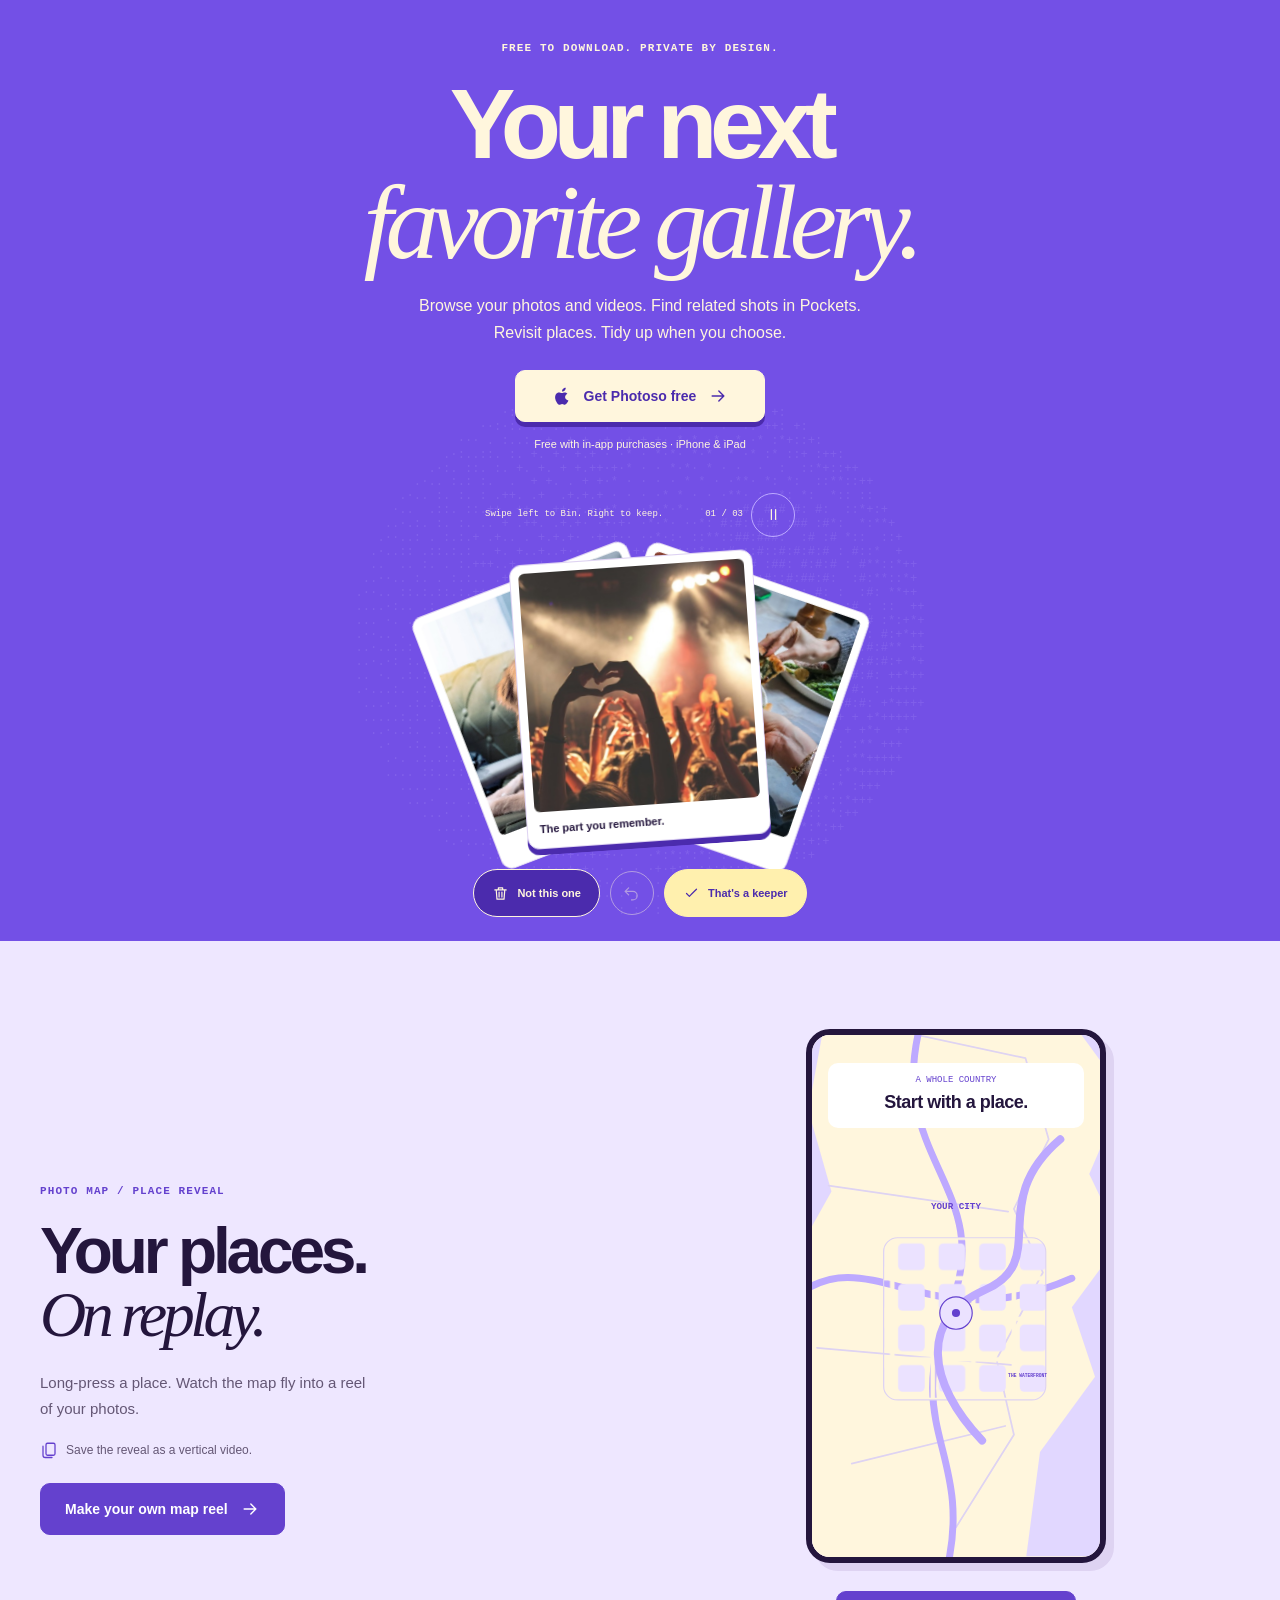
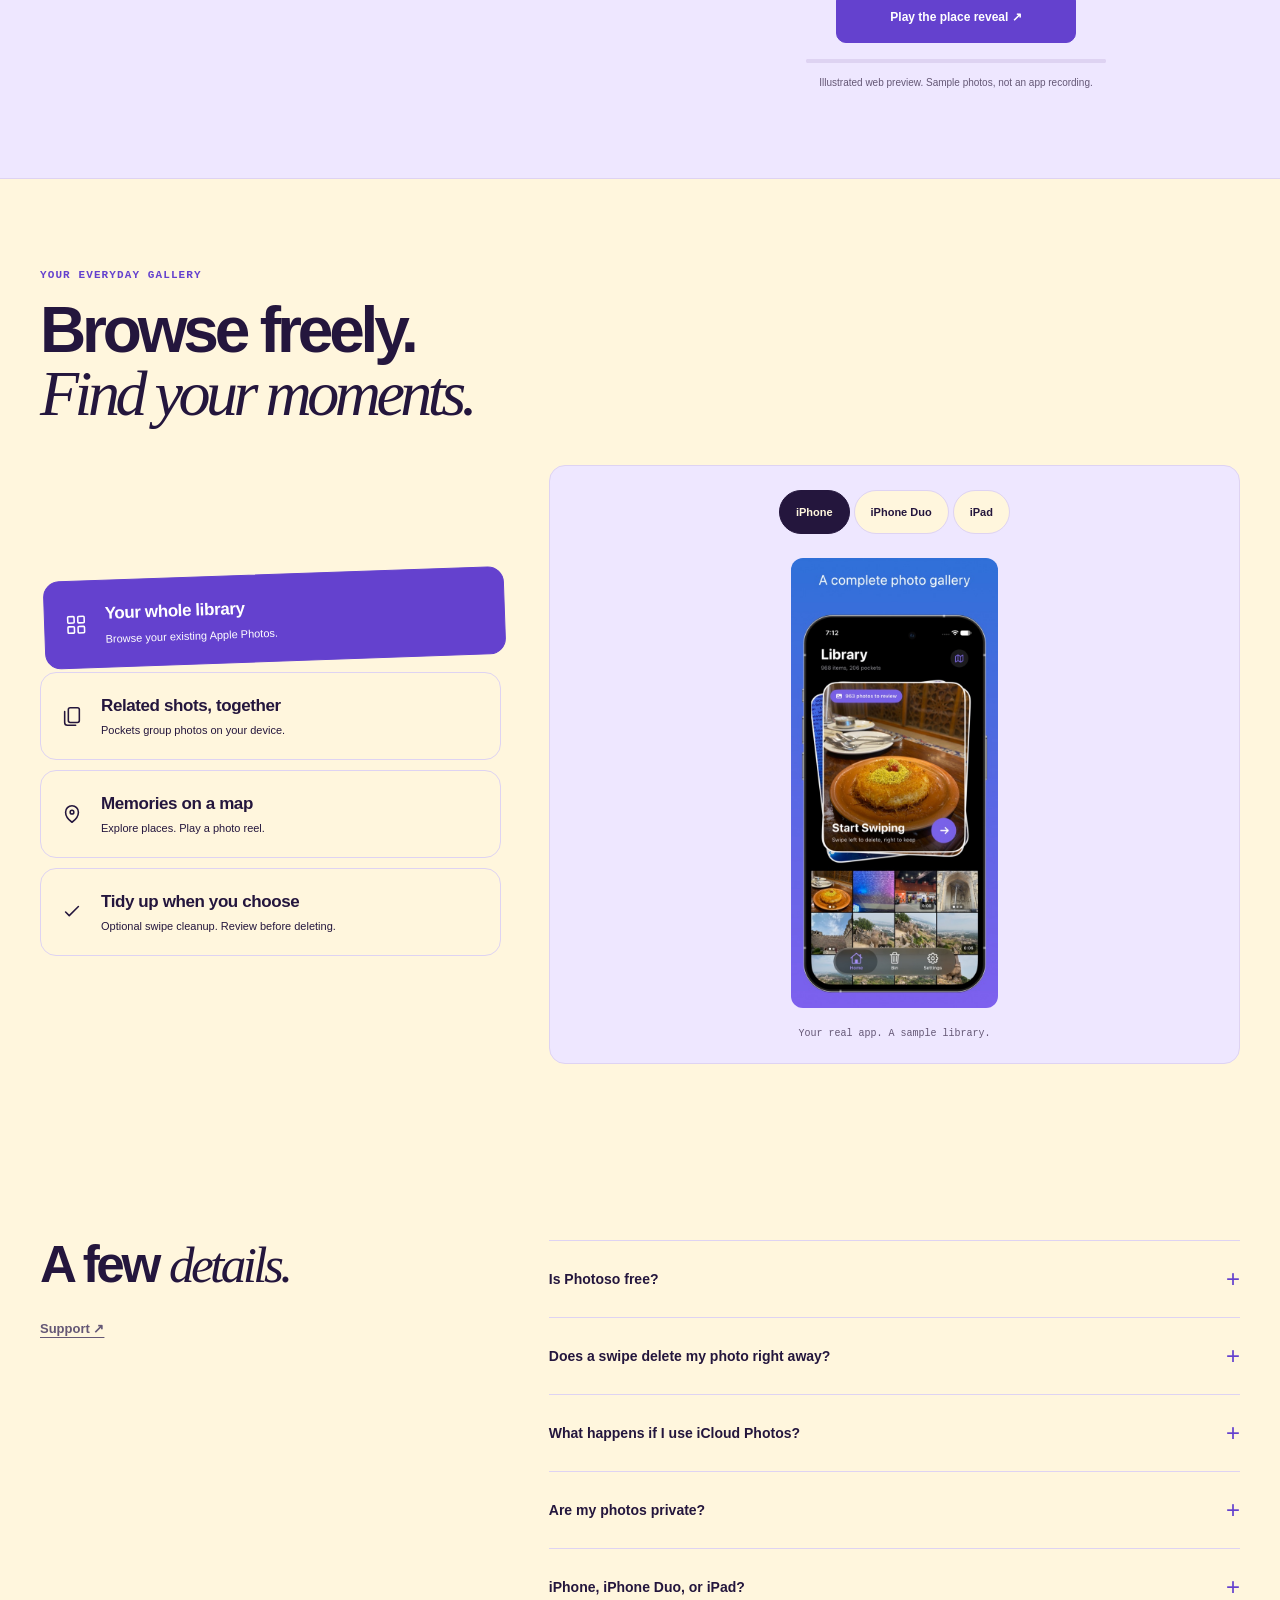
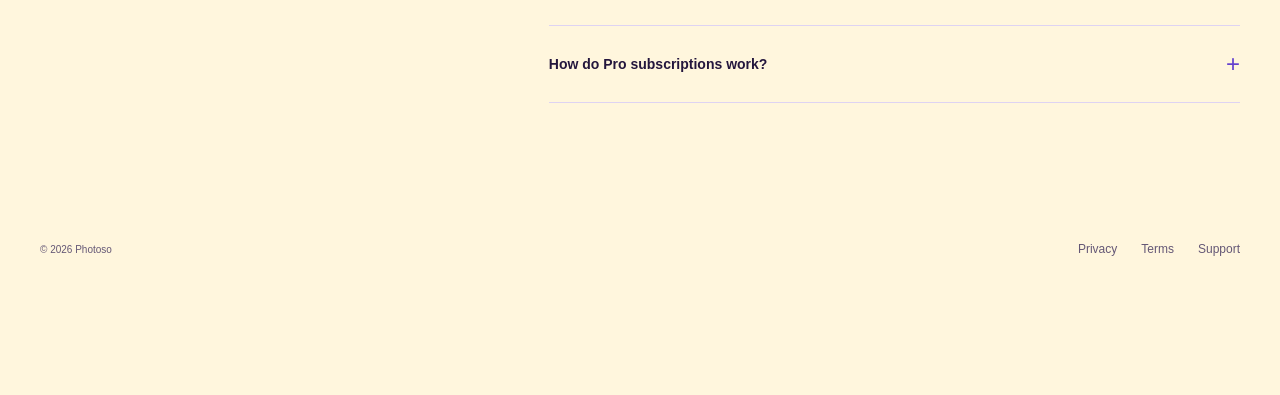
<file: index.html>
<!doctype html>
<!-- Base accessibility utilities adapted from 8B Linea (2026), MIT. See LICENSE. -->
<html lang="en">
<head>
  <meta charset="utf-8">
  <meta name="viewport" content="width=device-width, initial-scale=1, viewport-fit=cover">
  <title>Photoso — Your next favorite photo gallery.</title>
  <meta name="description" content="A free-to-download, private photo gallery for iPhone and iPad. Group related shots in Pockets, swipe to tidy, and turn your places into photo reels.">
  <meta name="theme-color" content="#7350e6">
  <meta name="apple-itunes-app" content="app-id=6763928712">
  <meta property="og:type" content="website">
  <meta property="og:title" content="Photoso — Your next favorite photo gallery.">
  <meta property="og:description" content="Your whole library. Related shots together. Places on replay. A free-to-download gallery that keeps photo processing on your device.">
  <meta property="og:url" content="https://callmevg.github.io/photoso-website/">
  <meta property="og:image" content="https://callmevg.github.io/photoso-website/assets/social.jpg">
  <meta name="twitter:card" content="summary_large_image">
  <link rel="icon" href="assets/icon.png" type="image/png">
  <script>
    (() => {
      const param = new URLSearchParams(window.location.search).get("clawpilotTheme");
      const theme = param === "light" || param === "dark"
        ? param
        : (window.matchMedia("(prefers-color-scheme: dark)").matches ? "dark" : "light");
      document.documentElement.setAttribute("data-theme", theme);
    })();
  </script>
  <link rel="stylesheet" href="styles.css">
</head>
<body>
  <svg class="sr-only" aria-hidden="true" xmlns="http://www.w3.org/2000/svg">
    <symbol id="i-arrow" viewBox="0 0 24 24"><path d="M5 12h14m-6-6 6 6-6 6"/></symbol>
    <symbol id="i-check" viewBox="0 0 24 24"><path d="m5 12 4 4L19 6"/></symbol>
    <symbol id="i-bin" viewBox="0 0 24 24"><path d="M4 7h16M9 7V4h6v3m-9 0 1 13h10l1-13M10 10v7m4-7v7"/></symbol>
    <symbol id="i-undo" viewBox="0 0 24 24"><path d="m8 4-5 5 5 5M3 9h11a6 6 0 0 1 0 12h-2"/></symbol>
    <symbol id="i-grid" viewBox="0 0 24 24"><rect x="3" y="3" width="7" height="7" rx="1"/><rect x="14" y="3" width="7" height="7" rx="1"/><rect x="3" y="14" width="7" height="7" rx="1"/><rect x="14" y="14" width="7" height="7" rx="1"/></symbol>
    <symbol id="i-stack" viewBox="0 0 24 24"><rect x="8" y="3" width="12" height="16" rx="2"/><path d="M4 7v12a3 3 0 0 0 3 3h9"/></symbol>
    <symbol id="i-pin" viewBox="0 0 24 24"><path d="M19 10c0 6-7 11-7 11S5 16 5 10a7 7 0 0 1 14 0Z"/><circle cx="12" cy="10" r="2"/></symbol>
    <symbol id="i-apple" viewBox="0 0 24 24"><path fill="currentColor" stroke="none" d="M16.5 2c.1 1.3-.5 2.5-1.3 3.3-.8.8-2 1.4-3.1 1.3-.2-1.2.4-2.5 1.2-3.3.8-.8 2.1-1.4 3.2-1.3Zm3.2 15.4c-.5 1.2-.8 1.8-1.5 2.8-1 1.4-2.4 3.1-4.1 2.1-1.5-.9-2.3-.9-3.9 0-1.7.9-3.1-.6-4.1-2C3.3 16.4 3 12.3 4.8 9.6c1.3-1.9 3.4-2.3 5.2-1.6 1.5.6 2.1.6 3.6 0 1.6-.6 3.6-.3 4.9 1.2-4.2 2.3-3.5 6.9 1.2 8.2Z"/></symbol>
  </svg>
  <a class="skip-link" href="#main">Skip to content</a>
  <main id="main">
    <div class="hero-shell" id="hero-shell">
      <canvas id="ascii-field" aria-hidden="true"></canvas>
      <section class="wrap hero" aria-labelledby="hero-title">
        <div class="hero-copy">
          <p class="eyebrow">Free to download. Private by design.</p>
          <h1 id="hero-title">Your next<br><em>favorite gallery.</em></h1>
          <p class="hero-lead">Browse your photos and videos. Find related shots in Pockets.<br>Revisit places. Tidy up when you choose.</p>
          <a class="button hero-download" href="https://apps.apple.com/app/photoso-photo-gallery/id6763928712"><svg aria-hidden="true"><use href="#i-apple"/></svg>Get Photoso free <svg aria-hidden="true"><use href="#i-arrow"/></svg></a>
          <p class="hero-note">Free with in-app purchases · iPhone &amp; iPad</p>
        </div>
        <div class="demo" id="demo" role="region" aria-label="Interactive photo cleanup demo">
          <div class="demo-topline"><span>Swipe left to Bin. Right to keep.</span><div class="demo-tools"><span id="demo-position">01 / 03</span><button class="motion-button" id="motion-toggle" aria-label="Pause decorative motion" aria-pressed="false" title="Pause decorative motion"><svg aria-hidden="true" viewBox="0 0 24 24"><path id="motion-icon" d="M9 5v14m6-14v14"/></svg></button></div></div>
          <div class="photo-stage" id="photo-stage" tabindex="0" aria-label="Photo demo. Left arrow moves a sample to the bin. Right arrow keeps it." aria-describedby="demo-help">
            <div class="back-card" aria-hidden="true"><img src="assets/camera-dog.jpg" width="600" height="750" alt="" draggable="false"></div>
            <div class="back-card" aria-hidden="true"><img src="assets/camera-pizza.jpg" width="600" height="750" alt="" draggable="false"></div>
            <figure class="photo-card" id="photo-card">
              <img id="demo-image" src="assets/camera-concert.jpg" width="600" height="750" alt="A view from a concert crowd, with hands raised into the stage lights" draggable="false" fetchpriority="high">
              <div class="photo-stamp" id="photo-stamp" aria-hidden="true">KEEP</div>
              <figcaption class="photo-caption"><span id="photo-title">The part you remember.</span></figcaption>
            </figure>
            <div class="demo-complete" id="demo-complete" hidden>
              <svg aria-hidden="true"><use href="#i-check"/></svg><h3>Try your<br>own camera roll.</h3><p id="demo-summary"></p>
              <a class="button" href="https://apps.apple.com/app/photoso-photo-gallery/id6763928712">Download Photoso free ↗</a>
              <button type="button" id="demo-reset">Play again</button>
            </div>
          </div>
          <div class="demo-controls">
            <button type="button" id="bin-button" aria-label="Move sample photo to the demo bin"><svg aria-hidden="true"><use href="#i-bin"/></svg>Not this one</button>
            <button type="button" id="undo-button" class="undo" aria-label="Undo the last sample decision" disabled><svg aria-hidden="true"><use href="#i-undo"/></svg></button>
            <button type="button" id="keep-button" class="keep" aria-label="Keep sample photo"><svg aria-hidden="true"><use href="#i-check"/></svg>That's a keeper</button>
          </div>
          <span class="sr-only" id="demo-status" role="status" aria-live="polite"></span>
          <p class="sr-only" id="demo-help">This preview uses three sample images, not your library. Drag left to Bin or right to Keep. Use the buttons or the left and right arrow keys. You can undo any decision.</p>
          <noscript><p>Enable JavaScript to play. The download links and FAQs still work.</p></noscript>
        </div>
      </section>
    </div>
    <section class="section place-section" id="place-reveal" aria-labelledby="place-heading">
      <div class="wrap place-layout">
        <div class="place-copy">
          <p class="eyebrow">Photo Map / Place Reveal</p>
          <h2 id="place-heading">Your places.<br><em>On replay.</em></h2>
          <p class="place-lead">Long-press a place. Watch the map fly into a reel of your photos.</p>
          <p class="place-export"><svg aria-hidden="true"><use href="#i-stack"/></svg>Save the reveal as a vertical video.</p>
          <a class="button" href="https://apps.apple.com/app/photoso-photo-gallery/id6763928712">Make your own map reel <svg aria-hidden="true"><use href="#i-arrow"/></svg></a>
        </div>
        <div class="place-demo">
          <div class="place-screen" id="place-screen" data-step="country" role="img" aria-label="Illustrated Place Reveal: a map zooms from a country to a city, drops a photo pin, and opens into sample photos.">
            <svg class="illustrated-map" viewBox="0 0 640 900" preserveAspectRatio="xMidYMid slice" aria-hidden="true">
              <defs><pattern id="place-blocks" width="70" height="70" patternUnits="userSpaceOnUse"><rect x="10" y="10" width="46" height="46" rx="8"/><path d="M0 0h70v70H0Z"/></pattern></defs>
              <rect class="map-water" width="640" height="900"/>
              <g id="place-world" class="place-world">
                <path class="map-land" d="M100-60 500-50 610 100 550 240 605 355 520 470 560 590 465 720 440 910 50 950-50 650 70 550 35 395 105 270 65 130Z"/>
                <path class="map-contour" d="M160-20 440 40 480 180 420 300 470 410 390 560 420 690 320 850M100 260l310 45M80 540l340 30M140 740l265-65"/>
                <path class="map-road" d="M265-40c-80 250 130 300 45 510s40 250-5 450"/>
                <path class="map-road" d="M45 450c130-100 225 80 475-30"/>
                <rect class="map-blocks" x="195" y="350" width="280" height="280" rx="24" fill="url(#place-blocks)"/>
                <path class="map-river" d="M500 180c-130 110-15 210-130 260s-100 160-5 260"/>
                <circle class="map-location-halo" cx="320" cy="480" r="28"/>
                <circle class="map-location" cx="320" cy="480" r="7"/>
                <text class="map-label" x="320" y="300" text-anchor="middle">YOUR CITY</text>
                <text class="map-label map-label-small" x="410" y="590">THE WATERFRONT</text>
              </g>
            </svg>
            <div class="place-map-title"><span id="place-scale">A whole country</span><strong id="place-title">Start with a place.</strong></div>
            <div class="place-photo-pin" id="place-photo-pin" aria-hidden="true"><img src="assets/camera-concert.jpg" width="56" height="56" alt=""><svg><use href="#i-pin"/></svg></div>
            <div class="place-photos" id="place-photos" aria-hidden="true">
              <img class="place-slide" src="assets/camera-concert.jpg" width="600" height="750" loading="lazy" alt="">
              <img class="place-slide" src="assets/camera-pizza.jpg" width="600" height="750" loading="lazy" alt="">
              <img class="place-slide" src="assets/camera-dog.jpg" width="600" height="750" loading="lazy" alt="">
              <div class="place-photo-caption"><strong>That weekend.<br>All over again.</strong><small>Sample photos · illustrated route</small></div>
            </div>
          </div>
          <div class="place-player"><button type="button" class="button" id="place-play" aria-pressed="false" disabled>Play the place reveal <svg aria-hidden="true"><use href="#i-arrow"/></svg></button><progress id="place-progress" max="11000" value="0" aria-label="Place Reveal preview progress"></progress></div>
          <p class="place-disclosure">Illustrated web preview. Sample photos, not an app recording.</p>
          <p class="sr-only" id="place-status" role="status" aria-live="polite">Ready to preview the map-to-memory reveal.</p>
          <noscript><p class="place-disclosure">The illustration is a static preview. Download Photoso to play your own Place Reveal.</p></noscript>
        </div>
      </div>
    </section>
    <section class="section gallery-section" id="explore" aria-labelledby="gallery-title">
      <div class="wrap">
        <div class="section-heading reveal"><div><p class="eyebrow">Your everyday gallery</p><h2 id="gallery-title">Browse freely.<br><em>Find your moments.</em></h2></div></div>
        <div class="gallery-layout" id="gallery-layout" data-device="phone">
          <div class="gallery-copy">
            <div class="gallery-tabs" role="tablist" aria-label="Explore Photoso screens" aria-orientation="vertical">
              <button class="gallery-tab" id="tab-library" role="tab" aria-selected="true" aria-controls="panel-library" tabindex="0"><svg aria-hidden="true"><use href="#i-grid"/></svg><span>Your whole library<small>Browse your existing Apple Photos.</small></span></button>
              <button class="gallery-tab" id="tab-pockets" role="tab" aria-selected="false" aria-controls="panel-pockets" tabindex="-1"><svg aria-hidden="true"><use href="#i-stack"/></svg><span>Related shots, together<small>Pockets group photos on your device.</small></span></button>
              <button class="gallery-tab" id="tab-map" role="tab" aria-selected="false" aria-controls="panel-map" tabindex="-1"><svg aria-hidden="true"><use href="#i-pin"/></svg><span>Memories on a map<small>Explore places. Play a photo reel.</small></span></button>
              <button class="gallery-tab" id="tab-swipe" role="tab" aria-selected="false" aria-controls="panel-swipe" tabindex="-1"><svg aria-hidden="true"><use href="#i-check"/></svg><span>Tidy up when you choose<small>Optional swipe cleanup. Review before deleting.</small></span></button>
            </div>
          </div>
          <div class="device-preview">
            <div class="device-picker" role="group" aria-label="Preview Photoso on a device">
              <button type="button" data-device="phone" aria-pressed="true">iPhone</button><button type="button" data-device="duo" aria-pressed="false">iPhone Duo</button><button type="button" data-device="ipad" aria-pressed="false">iPad</button>
            </div>
            <figure class="gallery-panel" id="panel-library" role="tabpanel" aria-labelledby="tab-library" tabindex="0"><div class="screenshot-mat"><img src="assets/screen-library.jpg" data-phone="assets/screen-library.jpg" data-duo="assets/duo-library.jpg" data-ipad="assets/ipad-library.jpg" width="560" height="1213" loading="lazy" alt="Photoso library with a swipe entry and photo grid"></div><figcaption>Your real app. A sample library.</figcaption></figure>
            <figure class="gallery-panel" id="panel-swipe" role="tabpanel" aria-labelledby="tab-swipe" tabindex="0" hidden><div class="screenshot-mat"><img src="assets/screen-swipe.jpg" data-phone="assets/screen-swipe.jpg" data-duo="assets/duo-swipe.jpg" data-ipad="assets/ipad-swipe.jpg" width="560" height="1213" loading="lazy" alt="Photoso swipe screen with delete, undo, and keep controls"></div><figcaption>One photo at a time.</figcaption></figure>
            <figure class="gallery-panel" id="panel-pockets" role="tabpanel" aria-labelledby="tab-pockets" tabindex="0" hidden><div class="screenshot-mat"><img src="assets/screen-pockets.jpg" data-phone="assets/screen-pockets.jpg" data-duo="assets/duo-library.jpg" data-ipad="assets/ipad-library.jpg" width="560" height="1213" loading="lazy" alt="Photoso library with related photos grouped into Pockets"></div><figcaption>Your related shots, together.</figcaption></figure>
            <figure class="gallery-panel" id="panel-map" role="tabpanel" aria-labelledby="tab-map" tabindex="0" hidden><div class="screenshot-mat"><img src="assets/screen-map.jpg" data-phone="assets/screen-map.jpg" data-duo="assets/duo-map.jpg" data-ipad="assets/ipad-map.jpg" width="560" height="1213" loading="lazy" alt="Photoso Photo Map with photos grouped by location"></div><figcaption>Places with a story.</figcaption></figure>
            <p class="device-status sr-only" id="device-status" role="status" aria-live="polite"></p>
          </div>
        </div>
      </div>
    </section>
    <section class="section faq-section" id="faq" aria-labelledby="faq-title">
      <div class="wrap faq-layout">
        <div class="faq-heading"><h2 id="faq-title">A few <em>details.</em></h2><a class="text-link" href="support.html">Support ↗</a></div>
        <div class="faq-list">
          <details id="pricing-details"><summary>Is Photoso free?</summary><p>Yes. Browsing your photo library, Pockets, Photo Map, and the Review Bin are available for free. Cleanup includes 100 free swipes a day; reaching that limit does not stop you browsing your gallery or reviewing the Bin. Photoso Pro adds unlimited swipes, similar-photo group review, stats and streaks, and keep marks that persist across reinstalls. Pro is available monthly, yearly, or as a one-time Lifetime purchase. See the app for current local pricing.</p></details>
          <details><summary>Does a swipe delete my photo right away?</summary><p>No. Unwanted items go to Photoso's Review Bin first, where you can restore them. Deletion happens only after you review and confirm. Confirmed deletions go to Apple Photos' Recently Deleted album for recovery for up to 30 days. Photoso isn't a backup service; back up irreplaceable photos.</p></details>
          <details><summary>What happens if I use iCloud Photos?</summary><p>With iCloud Photos enabled, confirmed deletions also apply to your other devices. Recently Deleted is the place to recover a photo for up to 30 days. Storage may not be freed immediately while deleted items remain there.</p></details>
          <details id="privacy-details"><summary>Are my photos private?</summary><p>Photoso doesn't upload your photos. It has no third-party ads, analytics, or tracking SDKs. Pocket similarity matching uses Apple's on-device Vision; your photos aren't sent to a cloud AI service. You don't need an account. Apple's own iCloud Photos syncing still follows your Apple settings, and maps and place names use Apple's services. See our <a href="privacy.html">privacy policy</a>.</p></details>
          <details><summary>iPhone, iPhone Duo, or iPad?</summary><p>Photoso works on iPhone and iPad with iOS or iPadOS 17.6 or later. It also adapts to iPhone Duo's compact and expanded displays. It uses your Apple Photos library and needs permission to access your photos.</p></details>
          <details><summary>How do Pro subscriptions work?</summary><p>Payment is charged to your Apple Account when you confirm a purchase. Monthly and yearly subscriptions renew automatically unless cancelled at least 24 hours before the current period ends. Your account is charged for renewal within 24 hours before the period ends. Manage or cancel in your App Store account settings. Lifetime is a one-time purchase. <a href="https://www.apple.com/legal/internet-services/itunes/dev/stdeula/">Apple's standard Terms of Use</a> apply.</p></details>
        </div>
      </div>
    </section>
  </main>
  <footer class="footer wrap">
    <div class="footer-top"><span class="footer-copyright">© 2026 Photoso</span><div class="footer-links"><a href="privacy.html">Privacy</a><a href="https://www.apple.com/legal/internet-services/itunes/dev/stdeula/">Terms</a><a href="support.html">Support</a></div></div>
  </footer>
  <aside class="download-dock" aria-label="Download Photoso" hidden>
    <img src="assets/icon.png" width="40" height="40" alt=""><p><strong>Your next favorite gallery.</strong><span>Private · Free with in-app purchases</span></p><a class="button" href="https://apps.apple.com/app/photoso-photo-gallery/id6763928712">Download free <svg aria-hidden="true"><use href="#i-arrow"/></svg></a>
  </aside>
  <script src="site.js"></script>
</body>
</html>
</file>
<file: styles.css>
:root {
  color-scheme: light;
  --cp-bg: #fff6dd;
  --cp-bg-elevated: #fcf8ee;
  --cp-surface: #ffffff;
  --cp-surface-soft: #eee7ff;
  --cp-border: #ded3f2;
  --cp-border-strong: #9885c1;
  --cp-text: #24163d;
  --cp-text-muted: #645775;
  --cp-text-soft: #706080;
  --cp-accent: #6441ce;
  --cp-accent-hover: #5431ba;
  --cp-accent-soft: #ebe2ff;
  --cp-accent-fg: #ffffff;
  --cp-success: #16794a;
  --cp-danger: #b92b59;
  --cp-warning: #fff0ae;
  --cp-link: #6441ce;
  --cp-shadow: 0 8px 0 #35225d;
  --cp-overlay: #f5f0ff;
  --cp-panel: #fcf8ee;
  --cp-panel-strong: #ffffff;
  --cp-sheen: #ffffff;
  --cp-highlight: #cabbf6;
  --cp-stage: #7350e6;
  --cp-stage-ink: #fff6dd;
  --cp-stage-soft: #e1d7ff;
  --cp-stage-line: #bda9ff;
  --cp-stage-dark: #4b2bad;
}
html[data-theme="dark"] {
  color-scheme: dark;
  --cp-bg: #19132b;
  --cp-bg-elevated: #211934;
  --cp-surface: #2b2042;
  --cp-surface-soft: #35264e;
  --cp-border: #514065;
  --cp-border-strong: #9d83c4;
  --cp-text: #fff6dd;
  --cp-text-muted: #d0c0e0;
  --cp-text-soft: #c2add8;
  --cp-accent: #bda6ff;
  --cp-accent-hover: #d0bfff;
  --cp-accent-soft: #35264e;
  --cp-accent-fg: #24163d;
  --cp-success: #8be5b0;
  --cp-danger: #ff9fbc;
  --cp-warning: #fff0ae;
  --cp-link: #c9b5ff;
  --cp-shadow: 0 8px 0 #100b1b;
  --cp-overlay: #211934;
  --cp-panel: #2b2042;
  --cp-panel-strong: #2b2042;
  --cp-sheen: #fff6dd;
  --cp-highlight: #66518d;
  --cp-stage: #5330b6;
  --cp-stage-ink: #fff6dd;
  --cp-stage-soft: #e1d7ff;
  --cp-stage-line: #bda9ff;
  --cp-stage-dark: #321b78;
}
*, *::before, *::after { box-sizing: border-box; }
html { scroll-behavior: smooth; scroll-padding-top: 24px; }
body { margin: 0; padding-bottom: 104px; background: var(--cp-bg); color: var(--cp-text); font-family: "Segoe UI", Aptos, Calibri, -apple-system, BlinkMacSystemFont, sans-serif; font-size: 16px; line-height: 1.5; }
h1, h2, h3, p, figure { margin: 0; }
h1, h2, h3 { text-wrap: balance; }
em { font-family: Georgia, "Times New Roman", serif; font-weight: 400; letter-spacing: -.07em; }
a { color: inherit; text-underline-offset: 4px; }
button { font: inherit; color: inherit; cursor: pointer; }
button, a { -webkit-tap-highlight-color: var(--cp-highlight); }
button:disabled { cursor: not-allowed; opacity: .45; }
img, svg { display: block; max-width: 100%; }
img { height: auto; }
svg { width: 24px; height: 24px; fill: none; stroke: currentColor; stroke-width: 1.7; stroke-linecap: round; stroke-linejoin: round; flex-shrink: 0; }
:focus-visible { outline: 3px solid var(--cp-accent); outline-offset: 5px; }
.hero-shell :focus-visible { outline-color: var(--cp-stage-ink); }
::selection { background: var(--cp-accent); color: var(--cp-accent-fg); }
[hidden] { display: none !important; }
.sr-only { position: absolute; width: 1px; height: 1px; margin: -1px; padding: 0; overflow: hidden; clip-path: inset(50%); white-space: nowrap; border: 0; }
.skip-link { position: fixed; z-index: 100; top: 12px; left: 12px; padding: 12px 16px; border-radius: 10px; background: var(--cp-surface); translate: 0 -200%; }
.skip-link:focus-visible { translate: 0 0; }
.wrap { width: min(1200px, calc(100% - 80px)); margin-inline: auto; }
main, .footer { padding-inline: env(safe-area-inset-left, 0px) env(safe-area-inset-right, 0px); }
.eyebrow { font-family: Consolas, "Courier New", Courier, monospace; font-size: 11px; font-weight: 600; letter-spacing: .1em; text-transform: uppercase; }
.button { display: inline-flex; gap: 12px; align-items: center; justify-content: center; min-height: 52px; padding: 14px 24px; background: var(--cp-accent); color: var(--cp-accent-fg); border: 1px solid var(--cp-accent); border-radius: 10px; text-decoration: none; font-size: 14px; font-weight: 750; transition: transform .2s, background .2s; }
.button:hover { background: var(--cp-accent-hover); transform: translateY(-3px) rotate(-1deg); }
.button:active { transform: translateY(2px); }
.button svg { width: 20px; height: 20px; }
.text-link { display: inline-flex; align-items: center; min-height: 44px; font-size: 13px; font-weight: 650; }
.hero-shell { position: relative; overflow: clip; isolation: isolate; background: var(--cp-stage); color: var(--cp-stage-ink); }
#ascii-field { position: absolute; inset: 0; width: 100%; height: 100%; z-index: -1; opacity: .18; pointer-events: none; }
.hero { position: relative; padding-top: calc(40px + env(safe-area-inset-top, 0px)); padding-bottom: 24px; text-align: center; }
.hero-copy { position: relative; z-index: 2; }
.hero .eyebrow { color: var(--cp-stage-ink); }
h1 { margin-top: 20px; font-size: clamp(64px, 7.7vw, 100px); font-weight: 750; letter-spacing: -.075em; line-height: .96; }
h1 em { font-size: 1.08em; }
.hero-lead { max-width: 480px; margin: 20px auto 24px; font-size: 16px; line-height: 1.65; color: var(--cp-stage-ink); }
.hero-download { min-width: 250px; background: var(--cp-stage-ink); border-color: var(--cp-stage-ink); color: var(--cp-stage-dark); box-shadow: 0 5px 0 var(--cp-stage-dark); }
.hero-download:hover { background: var(--cp-warning); }
.hero-note { margin-top: 14px; font-size: 11px; color: var(--cp-stage-ink); }
.demo { position: relative; width: min(920px, 100%); margin: 28px auto 0; padding-top: 12px; perspective: 1000px; }
.demo-topline { position: relative; z-index: 2; width: min(310px, 90%); display: flex; align-items: center; justify-content: space-between; gap: 12px; margin: 0 auto 20px; color: var(--cp-stage-ink); font-size: 9px; font-family: Consolas, "Courier New", Courier, monospace; }
.demo-tools { display: flex; align-items: center; gap: 8px; flex-shrink: 0; }
.motion-button { display: grid; place-items: center; width: 44px; height: 44px; border: 1px solid var(--cp-stage-line); border-radius: 50%; background: none; color: var(--cp-stage-ink); }
.motion-button svg { width: 17px; height: 17px; }
.photo-stage { position: relative; width: 244px; aspect-ratio: 3 / 3.5; margin: 0 auto; transform-style: preserve-3d; transform: rotateX(var(--tilt-x, 0deg)) rotateY(var(--tilt-y, 0deg)); transition: transform .25s ease-out; }
.back-card, .photo-card { position: absolute; inset: 0; padding: 8px 8px 36px; border: 1px solid var(--cp-border); border-radius: 12px; background: var(--cp-surface); color: var(--cp-text); }
.back-card { transform: translate3d(-80px, 6px, -60px) rotate(-21deg); }
.back-card:nth-child(2) { transform: translate3d(80px, 8px, -40px) rotate(19deg); }
.back-card img, .photo-card img { width: 100%; height: 100%; object-fit: cover; border-radius: 6px; user-select: none; -webkit-user-drag: none; }
.photo-card { cursor: grab; touch-action: pan-y; transform: rotate(-4deg); will-change: transform; box-shadow: 0 6px 0 var(--cp-stage-dark); }
.photo-card:active { cursor: grabbing; }
.photo-caption { position: absolute; bottom: 10px; left: 12px; right: 12px; display: flex; align-items: center; justify-content: space-between; gap: 8px; font-size: 11px; font-weight: 700; }
.photo-stamp { position: absolute; top: 20px; left: 16px; border: 3px solid var(--cp-accent); border-radius: 6px; padding: 4px 12px; color: var(--cp-accent); background: var(--cp-panel-strong); font-size: 24px; font-weight: 800; rotate: -10deg; opacity: 0; }
.demo-controls { position: relative; z-index: 3; display: flex; justify-content: center; align-items: center; gap: 10px; margin-top: 28px; }
.demo-controls button { display: inline-flex; gap: 8px; align-items: center; justify-content: center; min-height: 48px; padding: 12px 18px; border: 1px solid var(--cp-stage-ink); border-radius: 50px; background: var(--cp-stage-dark); color: var(--cp-stage-ink); font-size: 11px; font-weight: 750; transition: transform .2s; }
.demo-controls button:hover:not(:disabled) { transform: translateY(-4px) rotate(-2deg); }
.demo-controls svg { width: 17px; height: 17px; }
.demo-controls .keep { background: var(--cp-warning); color: var(--cp-stage-dark); border-color: var(--cp-warning); }
.demo-controls .undo { width: 44px; height: 44px; min-height: 44px; padding: 10px; background: none; }
.demo-complete { position: absolute; inset: -8px; display: flex; flex-direction: column; align-items: center; justify-content: center; gap: 12px; padding: 20px; border-radius: 16px; background: var(--cp-bg); color: var(--cp-text); transform: translateZ(10px); }
.demo-complete > svg { width: 32px; height: 32px; color: var(--cp-accent); }
.demo-complete h3 { font-size: 30px; line-height: .95; letter-spacing: -1.6px; }
.demo-complete p { font-size: 10px; color: var(--cp-text-muted); }
.demo-complete .button { min-height: 44px; padding: 10px; font-size: 10px; }
.demo-complete button { min-height: 44px; border: 0; padding: 8px; background: none; font-size: 11px; text-decoration: underline; }
.section { padding-block: 88px; }
.section-heading { display: flex; justify-content: space-between; align-items: flex-end; gap: 32px; margin-bottom: 40px; }
.section-heading .eyebrow, .faq-heading .eyebrow { color: var(--cp-accent); margin-bottom: 16px; }
h2 { font-size: clamp(40px, 5vw, 72px); font-weight: 700; letter-spacing: -.065em; line-height: .98; }
.place-section { border-bottom: 1px solid var(--cp-border); background: var(--cp-surface-soft); }
.place-layout { display: grid; grid-template-columns: 1fr 1fr; gap: 64px; align-items: center; }
.place-copy .eyebrow { color: var(--cp-accent); margin-bottom: 20px; }
.place-lead { max-width: 330px; margin-top: 24px; color: var(--cp-text-muted); font-size: 15px; line-height: 1.7; }
.place-export { display: flex; align-items: center; gap: 8px; margin-block: 20px 24px; font-size: 12px; color: var(--cp-text-muted); }
.place-export svg { width: 18px; height: 18px; color: var(--cp-accent); }
.place-demo { min-width: 0; text-align: center; }
.place-screen { position: relative; isolation: isolate; overflow: hidden; width: min(100%, 300px); aspect-ratio: 9 / 16; margin-inline: auto; border: 6px solid var(--cp-text); border-radius: 24px; background: var(--cp-bg); box-shadow: 8px 8px 0 var(--cp-border); }
.illustrated-map { position: absolute; inset: 0; width: 100%; height: 100%; stroke: none; }
.place-world { transform-origin: 320px 480px; }
.map-water { fill: var(--cp-stage-soft); }
.map-land { fill: var(--cp-bg); }
.map-contour { fill: none; stroke: var(--cp-border); stroke-width: 3; }
.map-road { fill: none; stroke: var(--cp-stage-line); stroke-width: 12; }
.map-blocks { stroke: var(--cp-border); stroke-width: 2; }
#place-blocks rect { fill: var(--cp-accent-soft); }
#place-blocks path { fill: none; stroke: var(--cp-bg); stroke-width: 8; }
.map-river { fill: none; stroke: var(--cp-stage-line); stroke-width: 14; }
.map-location-halo { fill: var(--cp-accent-soft); stroke: var(--cp-accent); stroke-width: 2; }
.map-location { fill: var(--cp-accent); }
.map-label { fill: var(--cp-accent); font: 700 16px Consolas, "Courier New", Courier, monospace; }
.map-label-small { font-size: 8px; }
.place-map-title { position: absolute; top: 28px; left: 16px; right: 16px; padding: 12px; border-radius: 10px; background: var(--cp-panel-strong); color: var(--cp-text); }
.place-map-title > span { display: block; color: var(--cp-accent); font: 9px Consolas, "Courier New", Courier, monospace; text-transform: uppercase; }
.place-map-title strong { display: block; margin-top: 4px; font-size: 18px; font-weight: 700; letter-spacing: -.5px; }
.place-photo-pin { position: absolute; top: 53.33%; left: 50%; width: 58px; translate: -50% -80%; opacity: 0; }
.place-photo-pin img { position: relative; z-index: 1; width: 58px; height: 58px; object-fit: cover; border: 4px solid var(--cp-surface); border-radius: 12px; }
.place-photo-pin svg { width: 32px; height: 32px; margin: -4px auto 0; fill: var(--cp-accent); stroke: var(--cp-accent); }
.place-photos { position: absolute; inset: 0; opacity: 0; clip-path: circle(0% at 50% 53.33%); background: var(--cp-stage-dark); }
.place-slide { position: absolute; inset: 0; width: 100%; height: 100%; object-fit: cover; opacity: 0; }
.place-slide:first-child { opacity: 1; }
.place-photo-caption { position: absolute; bottom: 40px; left: 16px; right: 16px; padding: 16px; border-radius: 10px; background: var(--cp-panel-strong); color: var(--cp-text); text-align: left; }
.place-photo-caption strong { display: block; margin: 8px 0; font-size: 25px; line-height: 1.1; letter-spacing: -1px; }
.place-photo-caption small { color: var(--cp-text-muted); font-size: 8px; }
.place-player { display: flex; flex-direction: column; align-items: center; gap: 16px; margin-top: 28px; }
.place-player .button { min-width: 240px; font-size: 12px; }
.place-player progress { appearance: none; width: min(300px, 100%); height: 4px; border: 0; border-radius: 4px; background: var(--cp-border); color: var(--cp-accent); }
.place-player progress::-webkit-progress-bar { background: var(--cp-border); border-radius: 4px; }
.place-player progress::-webkit-progress-value { background: var(--cp-accent); border-radius: 4px; }
.place-player progress::-moz-progress-bar { background: var(--cp-accent); border-radius: 4px; }
.place-disclosure { max-width: 300px; margin: 12px auto 0; color: var(--cp-text-muted); font-size: 10px; }
.gallery-layout { display: grid; grid-template-columns: .8fr 1.2fr; gap: 48px; align-items: center; }
.gallery-tabs { display: flex; flex-direction: column; gap: 10px; }
.gallery-tab { display: grid; grid-template-columns: 28px 1fr; align-items: center; gap: 12px; min-height: 86px; padding: 20px; border: 1px solid var(--cp-border); border-radius: 16px; background: none; text-align: left; transition: transform .2s, background .2s; }
.gallery-tab:hover { transform: rotate(-1deg); }
.gallery-tab[aria-selected="true"] { background: var(--cp-accent); border-color: var(--cp-accent); color: var(--cp-accent-fg); transform: rotate(-2deg) translateX(4px); }
.gallery-tab > svg { width: 22px; height: 22px; }
.gallery-tab > span { font-size: 17px; font-weight: 750; letter-spacing: -.4px; }
.gallery-tab small { display: block; margin-top: 4px; font-size: 11px; font-weight: 400; letter-spacing: 0; }
.device-preview { min-width: 0; padding: 24px; border-radius: 16px; border: 1px solid var(--cp-border); background: var(--cp-surface-soft); }
.device-picker { display: flex; justify-content: center; flex-wrap: wrap; gap: 4px; margin-bottom: 24px; }
.device-picker button { min-height: 44px; border: 1px solid var(--cp-border); border-radius: 50px; padding: 10px 16px; background: var(--cp-bg); font-size: 11px; font-weight: 650; }
.device-picker button[aria-pressed="true"] { background: var(--cp-text); border-color: var(--cp-text); color: var(--cp-bg); }
.gallery-panel { min-width: 0; text-align: center; }
.screenshot-mat { height: 450px; display: flex; align-items: center; justify-content: center; }
.screenshot-mat img { width: auto; height: auto; max-width: 100%; max-height: 100%; border-radius: 12px; }
.gallery-panel figcaption { margin-top: 20px; color: var(--cp-text-muted); font: 10px Consolas, "Courier New", Courier, monospace; }
.faq-layout { display: grid; grid-template-columns: .8fr 1.2fr; gap: 48px; }
.faq-heading h2 { font-size: clamp(36px, 4vw, 56px); }
.faq-heading .text-link { margin-top: 16px; color: var(--cp-text-muted); }
details { border-bottom: 1px solid var(--cp-border); }
details:first-child { border-top: 1px solid var(--cp-border); }
summary { display: flex; align-items: center; justify-content: space-between; gap: 20px; min-height: 68px; padding: 20px 0; cursor: pointer; list-style: none; font-size: 14px; font-weight: 650; }
summary::-webkit-details-marker { display: none; }
summary::after { content: "+"; color: var(--cp-accent); font-size: 24px; font-weight: 400; }
details[open] summary::after { content: "−"; }
details p { padding: 0 20px 24px 0; color: var(--cp-text-muted); font-size: 13px; line-height: 1.8; }
.footer { padding-block: 36px 20px; }
.footer-top { display: flex; justify-content: space-between; align-items: center; gap: 24px; }
.footer-links { display: flex; flex-wrap: wrap; gap: 24px; }
.footer-links a { font-size: 12px; color: var(--cp-text-muted); text-decoration: none; min-height: 44px; display: flex; align-items: center; }
.footer-copyright { font-size: 10px; color: var(--cp-text-muted); }
.download-dock { position: fixed; z-index: 40; bottom: max(16px, env(safe-area-inset-bottom, 0px)); left: 50%; translate: -50% 0; display: flex; align-items: center; gap: 12px; width: max-content; max-width: calc(100% - 32px); padding: 10px 12px; border: 1px solid var(--cp-border-strong); border-radius: 16px; background: var(--cp-bg); color: var(--cp-text); box-shadow: 0 4px 0 var(--cp-border); }
.download-dock > img { border-radius: 10px; width: 40px; height: 40px; }
.download-dock p { font-size: 11px; line-height: 1.5; }
.download-dock p span { display: block; color: var(--cp-text-muted); font-size: 10px; }
.download-dock .button { min-height: 44px; padding: 10px 18px; font-size: 12px; margin-left: 12px; }
@keyframes hero-rise { from { translate: 0 24px; opacity: 0; } }
@keyframes card-arrive { from { transform: rotate(4deg) translateY(20px) scale(.94); opacity: .5; } }
@keyframes reveal-rise { from { opacity: .5; translate: 0 24px; } to { opacity: 1; translate: 0 0; } }
@media (prefers-reduced-motion: no-preference) {
  .hero-copy { animation: hero-rise .8s cubic-bezier(.16, .84, .3, 1) both; }
  .demo { animation: hero-rise .8s .12s cubic-bezier(.16, .84, .3, 1) backwards; }
  .photo-card.arriving { animation: card-arrive .3s ease-out; }
  @supports (animation-timeline: view()) {
    .reveal { animation: reveal-rise linear both; animation-timeline: view(); animation-range: entry 0% entry 90%; }
  }
}
html[data-motion-paused="true"] *, html[data-motion-paused="true"] *::before, html[data-motion-paused="true"] *::after { animation: none !important; transition: none !important; }
@media (max-width: 1000px) {
  .wrap { width: calc(100% - 48px); }
  .gallery-layout, .faq-layout, .place-layout { gap: 32px; }
  .gallery-tab { padding: 16px; }
  .gallery-tab > span { font-size: 15px; }
  .device-preview { padding: 16px; }
  .device-picker button { padding-inline: 12px; }
  .screenshot-mat { height: 380px; }
}
@media (max-width: 700px) {
  body { padding-bottom: calc(100px + env(safe-area-inset-bottom, 0px)); }
  .wrap { width: calc(100% - 32px); }
  .hero { padding-top: calc(32px + env(safe-area-inset-top, 0px)); padding-bottom: 16px; }
  .hero .eyebrow { font-size: 9px; letter-spacing: .025em; }
  h1 { font-size: clamp(44px, 9.2vw, 64px); margin-top: 20px; line-height: 1.02; letter-spacing: -.07em; }
  h1 em { font-size: 1.06em; }
  .hero-lead { margin: 16px auto 20px; font-size: 14px; }
  .hero-download { min-height: 52px; min-width: 240px; font-size: 13px; }
  .hero-note { font-size: 10px; margin-top: 12px; }
  .demo { margin-top: 28px; padding-top: 0; }
  .demo-topline { max-width: 270px; margin-bottom: 20px; font-size: 8px; }
  .photo-stage { width: clamp(176px, 49vw, 228px); }
  .back-card { transform: translate3d(-38px, 8px, -40px) rotate(-17deg); }
  .back-card:nth-child(2) { transform: translate3d(38px, 8px, -20px) rotate(17deg); }
  .demo-controls { gap: 8px; margin-top: 24px; }
  .demo-controls button { padding: 12px; font-size: 10px; gap: 6px; }
  .demo-controls .undo { width: 44px; padding: 10px; }
  .photo-caption { font-size: 9px; left: 10px; right: 10px; }
  .demo-complete { inset: -16px -12px; gap: 8px; padding: 12px; }
  .demo-complete h3 { font-size: 25px; }
  .demo-complete > svg { width: 24px; height: 24px; }
  .demo-complete p { font-size: 9px; }
  .section { padding-block: 56px; }
  .section-heading { gap: 20px; align-items: flex-start; margin-bottom: 28px; }
  h2 { font-size: 44px; }
  .gallery-layout, .faq-layout, .place-layout { grid-template-columns: 1fr; gap: 24px; }
  .place-copy h2 { font-size: 52px; }
  .place-lead { margin-top: 16px; font-size: 14px; }
  .place-export { margin-bottom: 20px; font-size: 11px; }
  .place-screen { width: min(100%, 270px); }
  .place-copy > .button { width: 100%; }
  .place-demo { margin-top: 12px; }
  .gallery-tabs { display: grid; grid-template-columns: 1fr 1fr; gap: 8px; }
  .gallery-tab { min-height: 100px; grid-template-columns: 20px 1fr; gap: 8px; padding: 12px; }
  .gallery-tab > svg { width: 18px; height: 18px; }
  .gallery-tab > span { font-size: 12px; }
  .gallery-tab small { font-size: 9px; }
  .gallery-tab[aria-selected="true"] { transform: rotate(-1.5deg); }
  .device-preview { padding: 16px; }
  .device-picker { margin-bottom: 16px; gap: 4px; }
  .device-picker button { padding: 10px 12px; font-size: 10px; }
  .screenshot-mat { height: 360px; }
  .gallery-layout[data-device="duo"] .screenshot-mat { height: 240px; }
  .faq-heading h2 { font-size: 44px; }
  summary { font-size: 13px; }
  .footer { padding-block: 24px; }
  .footer-top { flex-wrap: wrap; gap: 16px; }
  .footer-links { gap: 20px; }
  .download-dock { width: calc(100% - 24px); max-width: 440px; gap: 8px; padding: 8px 10px; bottom: max(10px, env(safe-area-inset-bottom, 0px)); }
  .download-dock > img { width: 34px; height: 34px; }
  .download-dock p { flex: 1; font-size: 10px; }
  .download-dock p span { font-size: 9px; }
  .download-dock .button { margin-left: auto; padding: 10px 12px; font-size: 11px; }
}
@media (max-width: 360px) {
  .hero .eyebrow { font-size: 8px; }
  h1 { font-size: 40px; }
  .hero-note { font-size: 9px; }
  .demo-controls button { padding-inline: 9px; font-size: 9px; }
  .download-dock > img { display: none; }
  .gallery-tab { grid-template-columns: 1fr; }
  .gallery-tab > svg { display: none; }
}
@media (horizontal-viewport-segments: 2) {
  .hero { width: 100%; display: grid; grid-template-columns: env(viewport-segment-width 0 0) env(viewport-segment-width 1 0); gap: calc(env(viewport-segment-left 1 0) - env(viewport-segment-right 0 0)); padding-block: 48px; align-items: center; }
  .hero-copy { padding-inline: 24px; }
  .hero h1 { font-size: clamp(36px, 5vw, 72px); }
  .hero .demo { width: calc(100% - 40px); margin-block: 0; }
  .gallery-layout, .faq-layout, .place-layout { grid-template-columns: minmax(0, 1fr) minmax(0, 1fr); column-gap: calc(48px + env(viewport-segment-left 1 0) - env(viewport-segment-right 0 0)); }
  .download-dock { left: calc(env(viewport-segment-left 1 0) + env(viewport-segment-width 1 0) / 2); max-width: calc(env(viewport-segment-width 1 0) - 24px); }
  .download-dock > img, .download-dock > p { display: none; }
}
@media (prefers-reduced-motion: reduce) {
  html { scroll-behavior: auto; }
  *, *::before, *::after { animation: none !important; transition: none !important; }
  .photo-stage { transform: none; }
}
</file>
